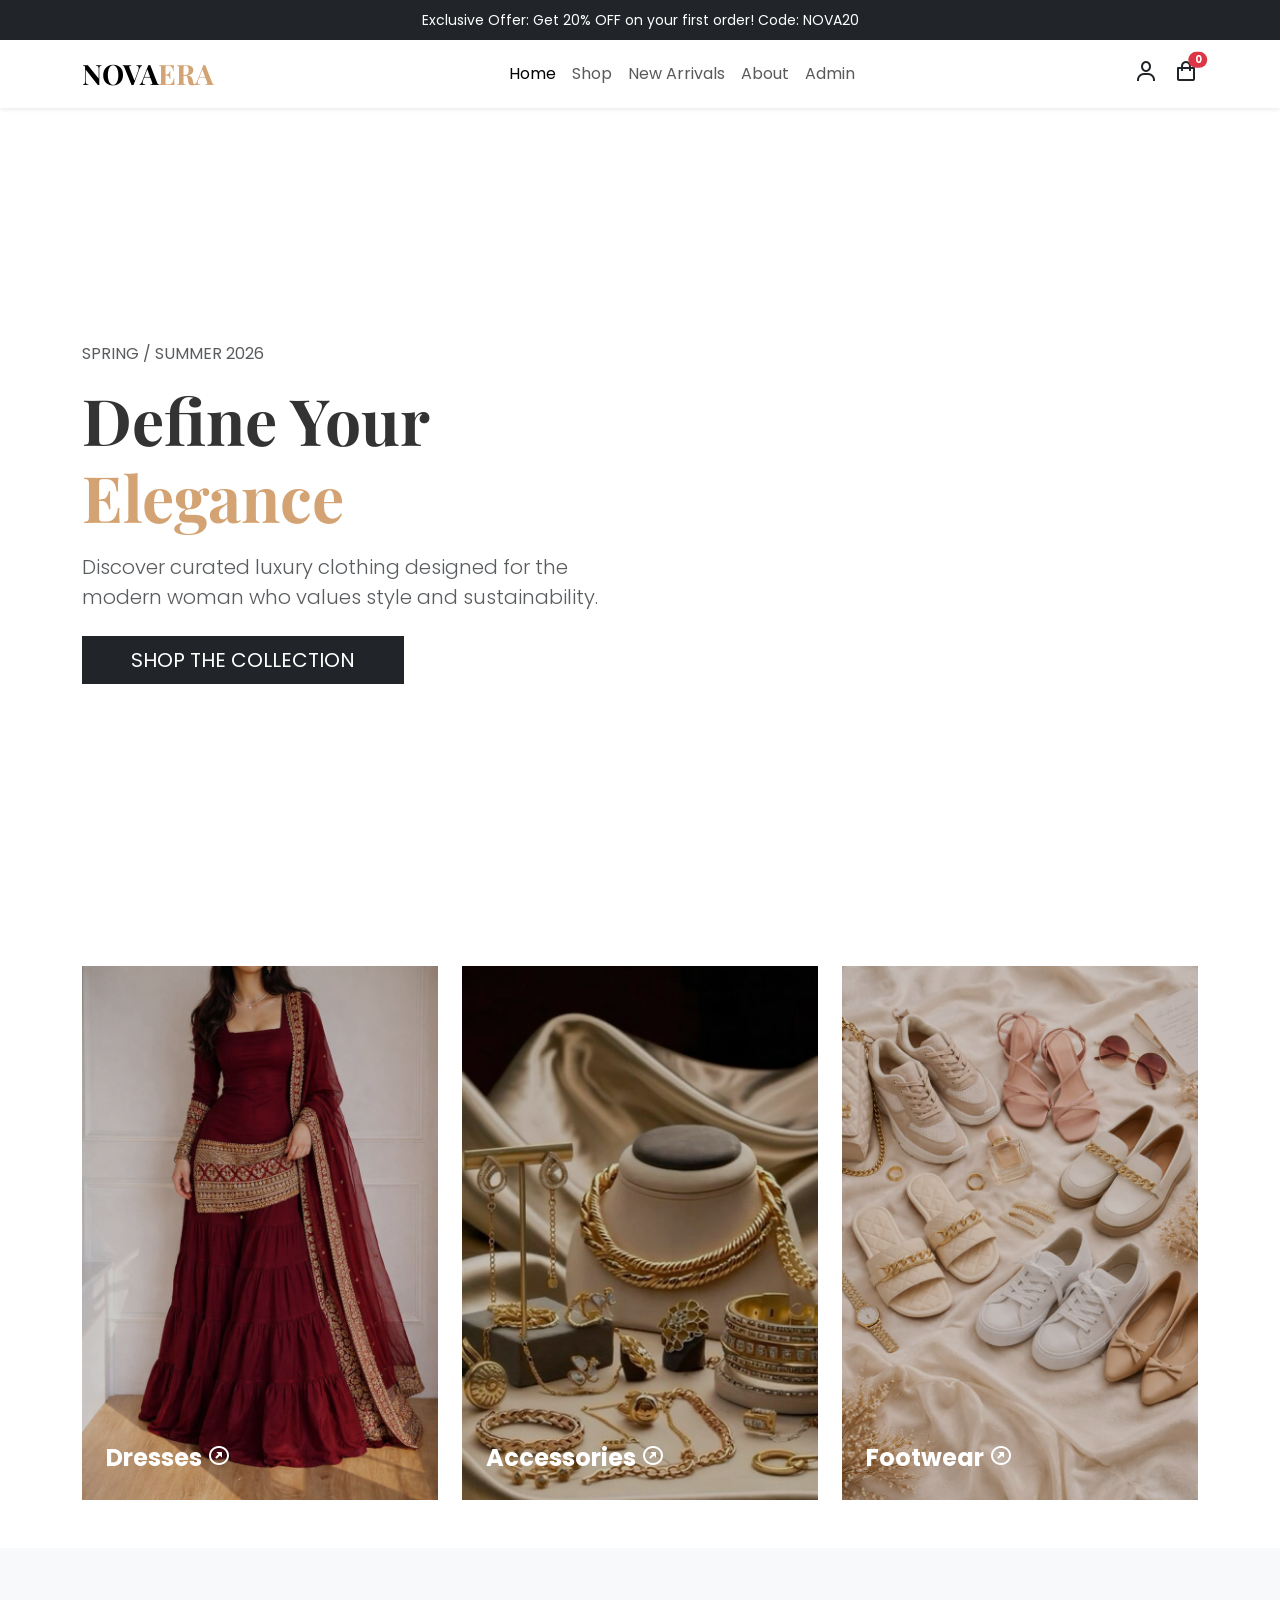
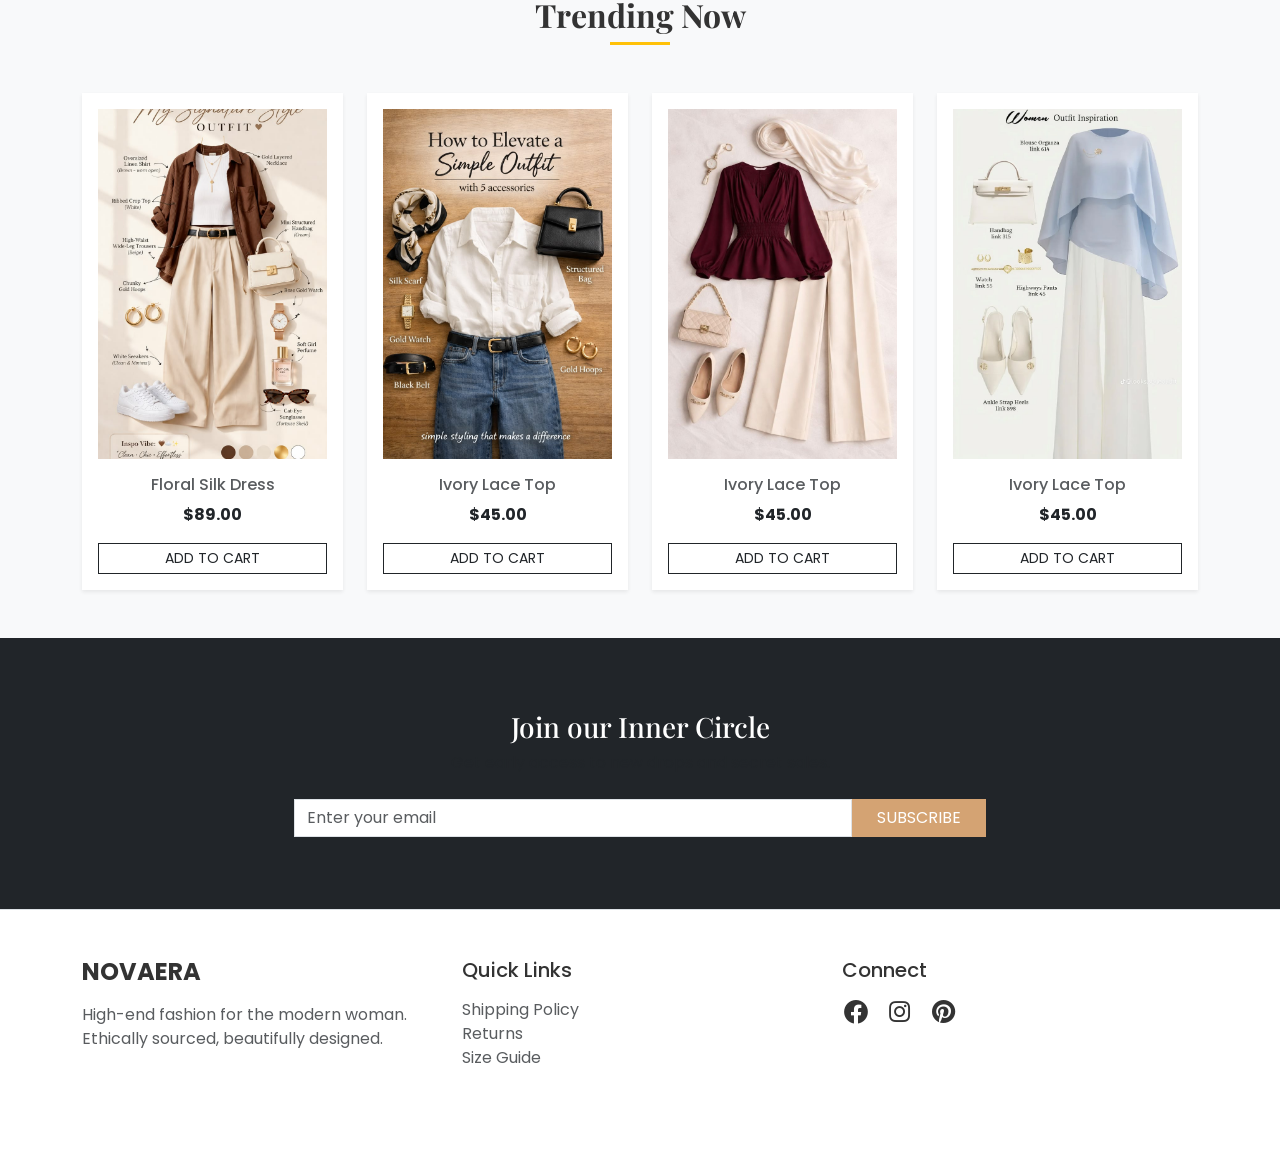
<file: index.html>
<?php session_start(); ?>
<!DOCTYPE html>
<html lang="en">
<head>
    <meta charset="UTF-8">
    <meta name="viewport" content="width=device-width, initial-scale=1.0">
    <title>Nova-Era | Women's Fashion</title>
    <link href="https://cdn.jsdelivr.net/npm/bootstrap@5.3.0/dist/css/bootstrap.min.css" rel="stylesheet">
    <link href="https://unpkg.com/boxicons@2.1.4/css/boxicons.min.css" rel="stylesheet">
    <link rel="stylesheet" href="style.css">
</head>
<body>

    <div class="top-bar py-2 text-center text-white bg-dark">
        <small>Exclusive Offer: Get 20% OFF on your first order! Code: NOVA20</small>
    </div>

    <nav class="navbar navbar-expand-lg navbar-light bg-white sticky-top shadow-sm">
        <div class="container">
            <a class="navbar-brand fw-bold fs-3" href="#">NOVA<span style="color: #d4a373;">ERA</span></a>
            <button class="navbar-toggler" type="button" data-bs-toggle="collapse" data-bs-target="#navbarNav">
                <span class="navbar-toggler-icon"></span>
            </button>
            <div class="collapse navbar-collapse" id="navbarNav">
                <ul class="navbar-nav mx-auto">
                    <li class="nav-item"><a class="nav-link active" href="#">Home</a></li>
                    <li class="nav-item"><a class="nav-link" href="shop.html">Shop</a></li>
                    <li class="nav-item"><a class="nav-link" href="#collection">New Arrivals</a></li>
                    <li class="nav-item"><a class="nav-link" href="contact.html">About</a></li>
                    <li class="nav-item"><a class="nav-link" href="dashboard.html">Admin</a></li>
                </ul>

                

                <div class="nav-icons d-flex gap-3">
                    <a href="signin.html" class="text-dark"><i class='bx bx-user fs-4'></i></a>
                    <a href="#" class="text-dark position-relative"><i class='bx bx-shopping-bag fs-4'></i>
                        <span class="position-absolute top-0 start-100 translate-middle badge rounded-pill bg-danger" style="font-size: 0.6rem;">0</span>
                    </a>
                </div>
            </div>
        </div>
    </nav>

        <div id="trackResult" class="mt-4" style="display: none;"></div>
    </div>
</div>
    <header class="hero-section d-flex align-items-center">
        <div class="container">
            <div class="row">
                <div class="col-lg-6 hero-text">
                    <span class="text-uppercase tracking-widest text-muted">Spring / Summer 2026</span>
                    <h1 class="display-3 fw-bold my-3">Define Your <br><span style="color: #d4a373;">Elegance</span></h1>
                    <p class="lead text-muted mb-4">Discover curated luxury clothing designed for the modern woman who values style and sustainability.</p>
                    <a href="#shop" class="btn btn-dark btn-lg px-5 rounded-0">SHOP THE COLLECTION</a>
                </div>
            </div>
        </div>
    </header>

    <section id="collection" class="py-5">
        <div class="container">
            <div class="row g-4">
                <div class="col-md-4">
                    <div class="category-card position-relative overflow-hidden">
                        <img src="maroon dress 🎀🫰.jpg" class="img-fluid w-100" alt="Dresses">
                        <div class="category-overlay d-flex align-items-end p-4">
                            <a href="#" class="text-white text-decoration-none fs-4 fw-bold">Dresses <i class='bx bx-right-top-arrow-circle'></i></a>
                        </div>
                    </div>
                </div>
                <div class="col-md-4">
                    <div class="category-card position-relative overflow-hidden">
                        <img src="download.jpg" class="img-fluid w-100" alt="Accessories">
                        <div class="category-overlay d-flex align-items-end p-4">
                            <a href="#" class="text-white text-decoration-none fs-4 fw-bold">Accessories <i class='bx bx-right-top-arrow-circle'></i></a>
                        </div>
                    </div>
                </div>
                <div class="col-md-4">
                    <div class="category-card position-relative overflow-hidden">
                        <img src="Pinterest Inspired Aesthetic Footwear 👠.jpg" class="img-fluid w-100" alt="Shoes">
                        <div class="category-overlay d-flex align-items-end p-4">
                            <a href="#" class="text-white text-decoration-none fs-4 fw-bold">Footwear <i class='bx bx-right-top-arrow-circle'></i></a>
                        </div>
                    </div>
                </div>
            </div>
        </div>
    </section>

    <section id="shop" class="py-5 bg-light">
        <div class="container">
            <div class="text-center mb-5">
                <h2 class="fw-bold">Trending Now</h2>
                <div class="mx-auto bg-warning" style="height: 3px; width: 60px;"></div>
            </div>
            <div class="row g-4">
                <div class="col-lg-3 col-md-6">
                    <div class="product-card bg-white p-3 shadow-sm text-center">
                        <div class="img-holder overflow-hidden mb-3">
                            <img src="✨ My Signature Style – Clean Girl Aesthetic ✨.jpg" class="img-fluid" alt="Dress">
                        </div>
                        <h6 class="text-muted">Floral Silk Dress</h6>
                        <p class="fw-bold text-dark">$89.00</p>
                        <button class="btn btn-outline-dark btn-sm rounded-0 w-100">ADD TO CART</button>
                    </div>
                </div>
                <div class="col-lg-3 col-md-6">
                    <div class="product-card bg-white p-3 shadow-sm text-center">
                        <div class="img-holder overflow-hidden mb-3">
                            <img src="5 Accessories That Instantly Elevate Any Outfit (Simple Styling Guide).jpg" class="img-fluid" alt="Top">
                        </div>
                        <h6 class="text-muted">Ivory Lace Top</h6>
                        <p class="fw-bold text-dark">$45.00</p>
                        <button class="btn btn-outline-dark btn-sm rounded-0 w-100">ADD TO CART</button>
                    </div>
                </div>
                                <div class="col-lg-3 col-md-6">
                    <div class="product-card bg-white p-3 shadow-sm text-center">
                        <div class="img-holder overflow-hidden mb-3">
                            <img src="beautiful  casual  outfits.jpg" class="img-fluid" alt="Top">
                        </div>
                        <h6 class="text-muted">Ivory Lace Top</h6>
                        <p class="fw-bold text-dark">$45.00</p>
                        <button class="btn btn-outline-dark btn-sm rounded-0 w-100">ADD TO CART</button>
                    </div>
                </div>
                                <div class="col-lg-3 col-md-6">
                    <div class="product-card bg-white p-3 shadow-sm text-center">
                        <div class="img-holder overflow-hidden mb-3">
                            <img src="Casual Outfit.jpg" class="img-fluid" alt="Top">
                        </div>
                        <h6 class="text-muted">Ivory Lace Top</h6>
                        <p class="fw-bold text-dark">$45.00</p>
                        <button class="btn btn-outline-dark btn-sm rounded-0 w-100">ADD TO CART</button>
                    </div>
                </div>
                
                </div>
        </div>
    </section>

    <section class="py-5 bg-dark text-white text-center">
        <div class="container py-4">
            <h3>Join our Inner Circle</h3>
            <p class="text-muted">Get early access to new drops and secret sales.</p>
            <form class="d-flex justify-content-center mt-4">
                <input type="email" class="form-control w-50 rounded-0" placeholder="Enter your email">
                <button class="btn btn-warning rounded-0 px-4">SUBSCRIBE</button>
            </form>
        </div>
    </section>

    <footer class="py-5 border-top bg-white">
        <div class="container">
            <div class="row">
                <div class="col-md-4 mb-4">
                    <h4 class="fw-bold">NOVAERA</h4>
                    <p class="text-muted mt-3">High-end fashion for the modern woman. Ethically sourced, beautifully designed.</p>
                </div>
                <div class="col-md-4 mb-4">
                    <h5>Quick Links</h5>
                    <ul class="list-unstyled mt-3">
                        <li><a href="#" class="text-decoration-none text-muted">Shipping Policy</a></li>
                        <li><a href="#" class="text-decoration-none text-muted">Returns</a></li>
                        <li><a href="#" class="text-decoration-none text-muted">Size Guide</a></li>
                    </ul>
                </div>
                <div class="col-md-4">
                    <h5>Connect</h5>
                    <div class="fs-3 d-flex gap-3 mt-3">
                        <i class='bx bxl-facebook-circle'></i>
                        <i class='bx bxl-instagram'></i>
                        <i class='bx bxl-pinterest'></i>
                    </div>
                </div>
            </div>
        </div>
    </footer>

    <script src="https://cdn.jsdelivr.net/npm/bootstrap@5.3.0/dist/js/bootstrap.bundle.min.js"></script>
     <script src="main.js"></script>
</body>
</html>
</file>
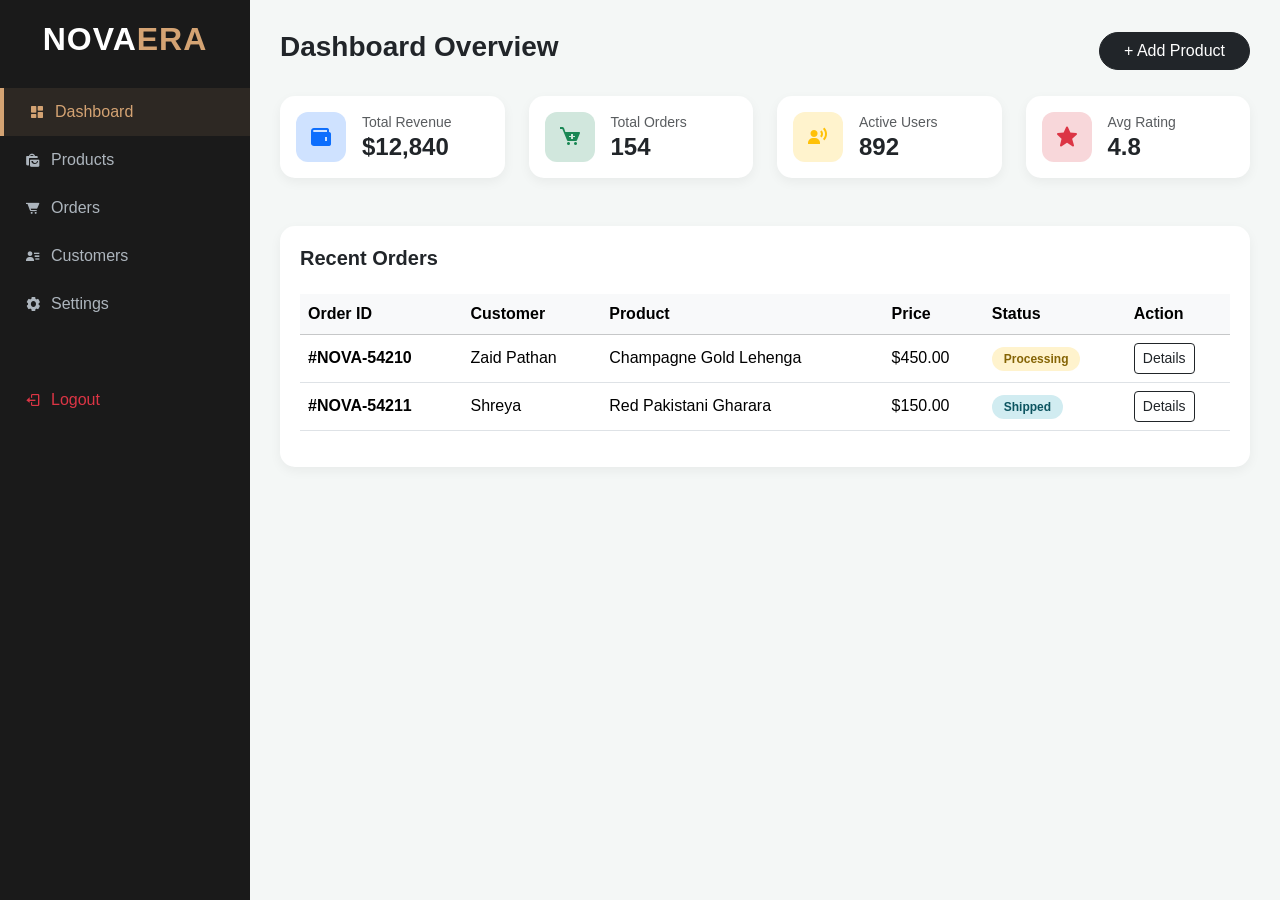
<file: admin.html>
<!DOCTYPE html>
<html lang="en">
<head>
    <meta charset="UTF-8">
    <meta name="viewport" content="width=device-width, initial-scale=1.0">
    <title>Admin Panel | NovaEra</title>
    <link href="https://cdn.jsdelivr.net/npm/bootstrap@5.3.0/dist/css/bootstrap.min.css" rel="stylesheet">
    <link href="https://unpkg.com/boxicons@2.1.4/css/boxicons.min.css" rel="stylesheet">
    <style>
        :root { --primary-color: #d4a373; --dark-bg: #1a1a1a; }
        body { background-color: #f4f7f6; font-family: 'Inter', sans-serif; }
        
        /* Sidebar Styles */
        .sidebar { width: 250px; height: 100vh; background: var(--dark-bg); position: fixed; color: white; padding-top: 20px; }
        .sidebar h2 { text-align: center; font-weight: 800; margin-bottom: 30px; letter-spacing: 1px; }
        .sidebar h2 span { color: var(--primary-color); }
        .nav-link { color: #adb5bd; padding: 12px 25px; display: flex; align-items: center; gap: 10px; transition: 0.3s; }
        .nav-link:hover, .nav-link.active { background: rgba(212, 163, 115, 0.1); color: var(--primary-color); border-left: 4px solid var(--primary-color); }
        
        /* Main Content */
        .main-content { margin-left: 250px; padding: 30px; }
        .stat-card { background: white; border: none; border-radius: 15px; transition: 0.3s; box-shadow: 0 4px 12px rgba(0,0,0,0.05); }
        .stat-card:hover { transform: translateY(-5px); }
        .icon-box { width: 50px; height: 50px; border-radius: 12px; display: flex; align-items: center; justify-content: center; font-size: 24px; }
        
        .table-card { background: white; border-radius: 15px; padding: 20px; box-shadow: 0 4px 12px rgba(0,0,0,0.05); }
        .status-badge { padding: 5px 12px; border-radius: 20px; font-size: 12px; font-weight: 600; }
        .status-pending { background: #fff3cd; color: #856404; }
        .status-shipped { background: #d1ecf1; color: #0c5460; }
    </style>
</head>
<body>

<div class="sidebar">
    <h2>NOVA<span>ERA</span></h2>
    <nav class="nav flex-column">
        <a class="nav-link active" href="#"><i class='bx bxs-dashboard'></i> Dashboard</a>
        <a class="nav-link" href="#"><i class='bx bxs-shopping-bags'></i> Products</a>
        <a class="nav-link" href="#"><i class='bx bxs-cart-alt'></i> Orders</a>
        <a class="nav-link" href="#"><i class='bx bxs-user-detail'></i> Customers</a>
        <a class="nav-link" href="#"><i class='bx bxs-cog'></i> Settings</a>
        <a class="nav-link mt-5 text-danger" href="index.html"><i class='bx bx-log-out'></i> Logout</a>
    </nav>
</div>

<div class="main-content">
    <div class="d-flex justify-content-between align-items-center mb-4">
        <h3 class="fw-bold">Dashboard Overview</h3>
        <button class="btn btn-dark rounded-pill px-4" data-bs-toggle="modal" data-bs-target="#addProductModal">+ Add Product</button>
    </div>

    <div class="row g-4 mb-5">
        <div class="col-md-3">
            <div class="card stat-card p-3">
                <div class="d-flex align-items-center">
                    <div class="icon-box bg-primary-subtle text-primary"><i class='bx bxs-wallet'></i></div>
                    <div class="ms-3">
                        <p class="text-muted mb-0 small">Total Revenue</p>
                        <h4 class="fw-bold mb-0">$12,840</h4>
                    </div>
                </div>
            </div>
        </div>
        <div class="col-md-3">
            <div class="card stat-card p-3">
                <div class="d-flex align-items-center">
                    <div class="icon-box bg-success-subtle text-success"><i class='bx bxs-cart-add'></i></div>
                    <div class="ms-3">
                        <p class="text-muted mb-0 small">Total Orders</p>
                        <h4 class="fw-bold mb-0">154</h4>
                    </div>
                </div>
            </div>
        </div>
        <div class="col-md-3">
            <div class="card stat-card p-3">
                <div class="d-flex align-items-center">
                    <div class="icon-box bg-warning-subtle text-warning"><i class='bx bxs-user-voice'></i></div>
                    <div class="ms-3">
                        <p class="text-muted mb-0 small">Active Users</p>
                        <h4 class="fw-bold mb-0">892</h4>
                    </div>
                </div>
            </div>
        </div>
        <div class="col-md-3">
            <div class="card stat-card p-3">
                <div class="d-flex align-items-center">
                    <div class="icon-box bg-danger-subtle text-danger"><i class='bx bxs-star'></i></div>
                    <div class="ms-3">
                        <p class="text-muted mb-0 small">Avg Rating</p>
                        <h4 class="fw-bold mb-0">4.8</h4>
                    </div>
                </div>
            </div>
        </div>
    </div>

    <div class="table-card">
        <h5 class="fw-bold mb-4">Recent Orders</h5>
        <div class="table-responsive">
            <table class="table table-hover align-middle">
                <thead class="table-light">
                    <tr>
                        <th>Order ID</th>
                        <th>Customer</th>
                        <th>Product</th>
                        <th>Price</th>
                        <th>Status</th>
                        <th>Action</th>
                    </tr>
                </thead>
                <tbody id="adminOrderList">
                    <tr>
                        <td class="fw-bold">#NOVA-54210</td>
                        <td>Zaid Pathan</td>
                        <td>Champagne Gold Lehenga</td>
                        <td>$450.00</td>
                        <td><span class="status-badge status-pending">Processing</span></td>
                        <td><button class="btn btn-sm btn-outline-dark">Details</button></td>
                    </tr>
                    <tr>
                        <td class="fw-bold">#NOVA-54211</td>
                        <td>Shreya</td>
                        <td>Red Pakistani Gharara</td>
                        <td>$150.00</td>
                        <td><span class="status-badge status-shipped">Shipped</span></td>
                        <td><button class="btn btn-sm btn-outline-dark">Details</button></td>
                    </tr>
                </tbody>
            </table>
        </div>
    </div>
</div>

<div class="modal fade" id="addProductModal" tabindex="-1" aria-hidden="true">
    <div class="modal-dialog">
        <div class="modal-content">
            <div class="modal-header">
                <h5 class="modal-title">Add New Product</h5>
                <button type="button" class="btn-close" data-bs-dismiss="modal"></button>
            </div>
            <div class="modal-body">
                <form>
                    <div class="mb-3">
                        <label class="form-label">Product Name</label>
                        <input type="text" class="form-control" placeholder="e.g. Floral Summer Dress">
                    </div>
                    <div class="row mb-3">
                        <div class="col">
                            <label class="form-label">Price ($)</label>
                            <input type="number" class="form-control">
                        </div>
                        <div class="col">
                            <label class="form-label">Category</label>
                            <select class="form-select">
                                <option>Clothing</option>
                                <option>Jewellery</option>
                                <option>Footwear</option>
                            </select>
                        </div>
                    </div>
                    <div class="mb-3">
                        <label class="form-label">Product Image URL</label>
                        <input type="text" class="form-control" placeholder="Paste image link here">
                    </div>
                    <button type="submit" class="btn btn-dark w-100">Upload to Shop</button>
                </form>
            </div>
        </div>
    </div>
</div>

<script src="https://cdn.jsdelivr.net/npm/bootstrap@5.3.0/dist/js/bootstrap.bundle.min.js"></script>
</body>
</html>
</file>
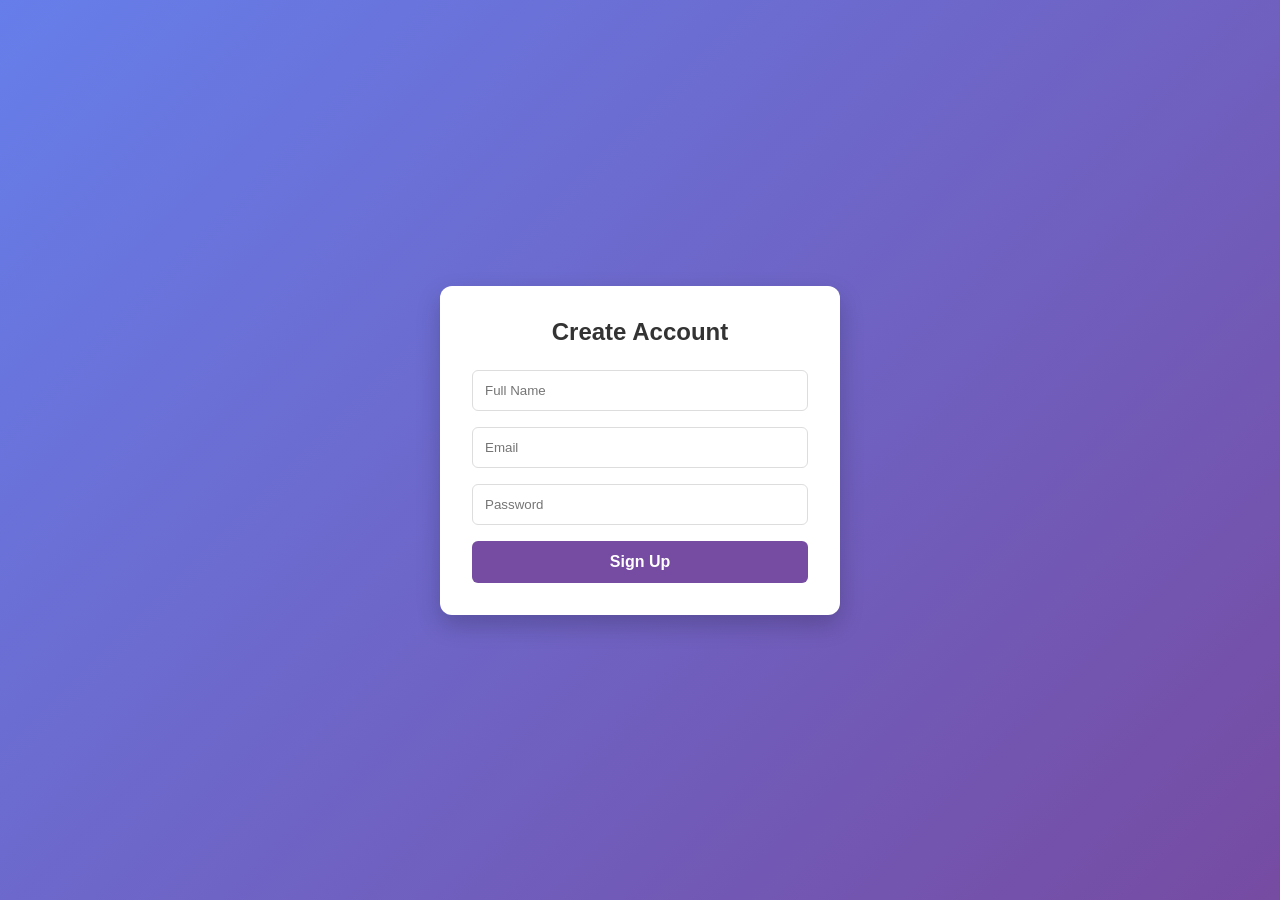
<file: dashboard.html>
<!DOCTYPE html>
<html lang="en">
<head>
    <meta charset="UTF-8">
    <meta name="viewport" content="width=device-width, initial-scale=1.0">
    <title>Sign Up | NOVAERA</title>
    <style>
        /* Basic Reset */
        * {
            margin: 0;
            padding: 0;
            box-sizing: border-box;
            font-family: 'Segoe UI', Tahoma, Geneva, Verdana, sans-serif;
        }

        body {
            background: linear-gradient(135deg, #667eea 0%, #764ba2 100%);
            height: 100vh;
            display: flex;
            justify-content: center;
            align-items: center;
        }

        .signup-container {
            background: white;
            padding: 2rem;
            border-radius: 12px;
            box-shadow: 0 10px 25px rgba(0,0,0,0.2);
            width: 100%;
            max-width: 400px;
            text-align: center;
        }

        h2 {
            margin-bottom: 1.5rem;
            color: #333;
        }

        input {
            width: 100%;
            padding: 12px;
            margin-bottom: 1rem;
            border: 1px solid #ddd;
            border-radius: 6px;
            outline: none;
            transition: border-color 0.3s;
        }

        input:focus {
            border-color: #764ba2;
        }

        button {
            width: 100%;
            padding: 12px;
            background-color: #764ba2;
            color: white;
            border: none;
            border-radius: 6px;
            font-size: 16px;
            font-weight: bold;
            cursor: pointer;
            transition: background 0.3s;
        }

        button:hover {
            background-color: #5a3785;
        }
    </style>
</head>
<body>

<div class="signup-container">
    <h2>Create Account</h2>
    
    <form id="signupForm">
        <input type="text" placeholder="Full Name" required>
        <input type="email" placeholder="Email" required>
        <input type="password" placeholder="Password" required>
        <button type="submit">Sign Up</button>
    </form>
</div>

<script>
    // Form submit hone par function chalega
    document.getElementById('signupForm').addEventListener('submit', function(e) {
        e.preventDefault(); // Default submit ko rokne ke liye
        
        // Yaha tum success message dikha sakte ho
        alert("Account Created Successfully! Redirecting...");

        // Naye page par bhejne ke liye (example: welcome.html)
        window.location.href = "admin.html"; 
    });
</script>

</body>
</html>
</file>
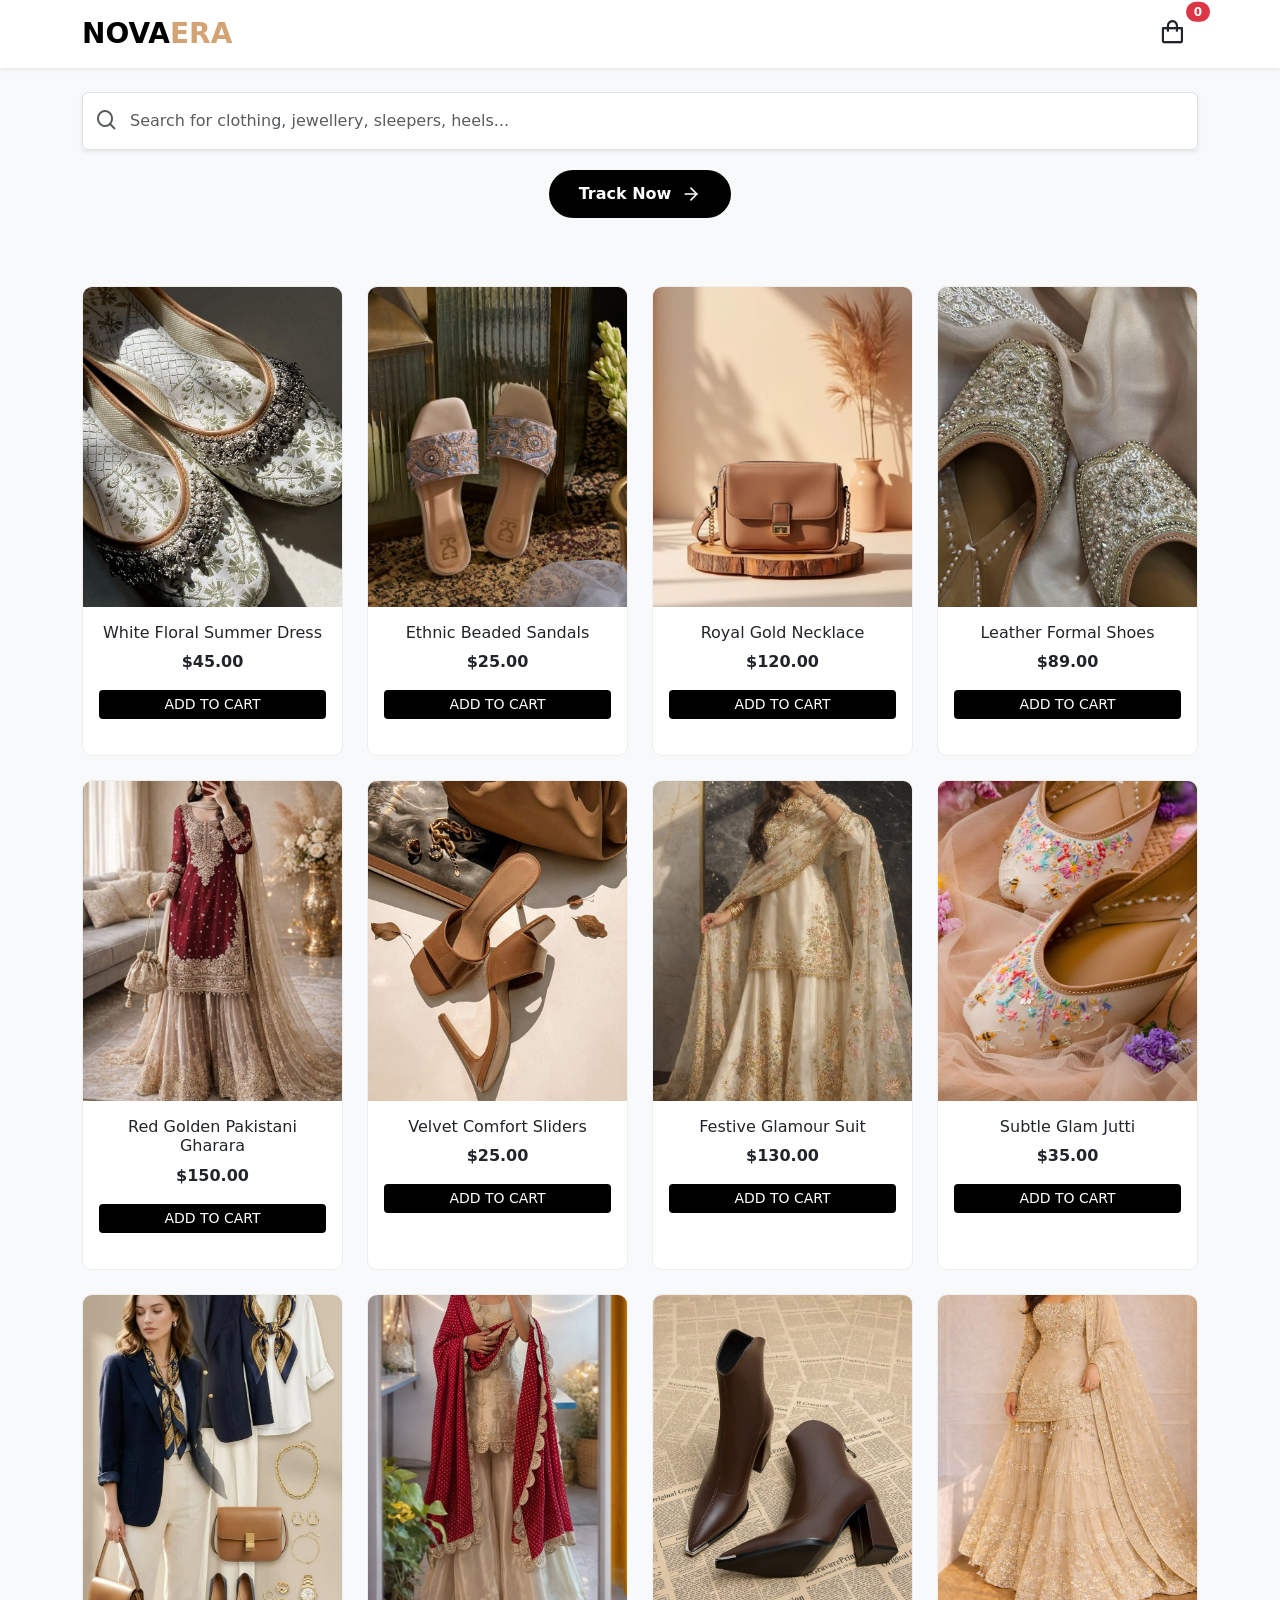
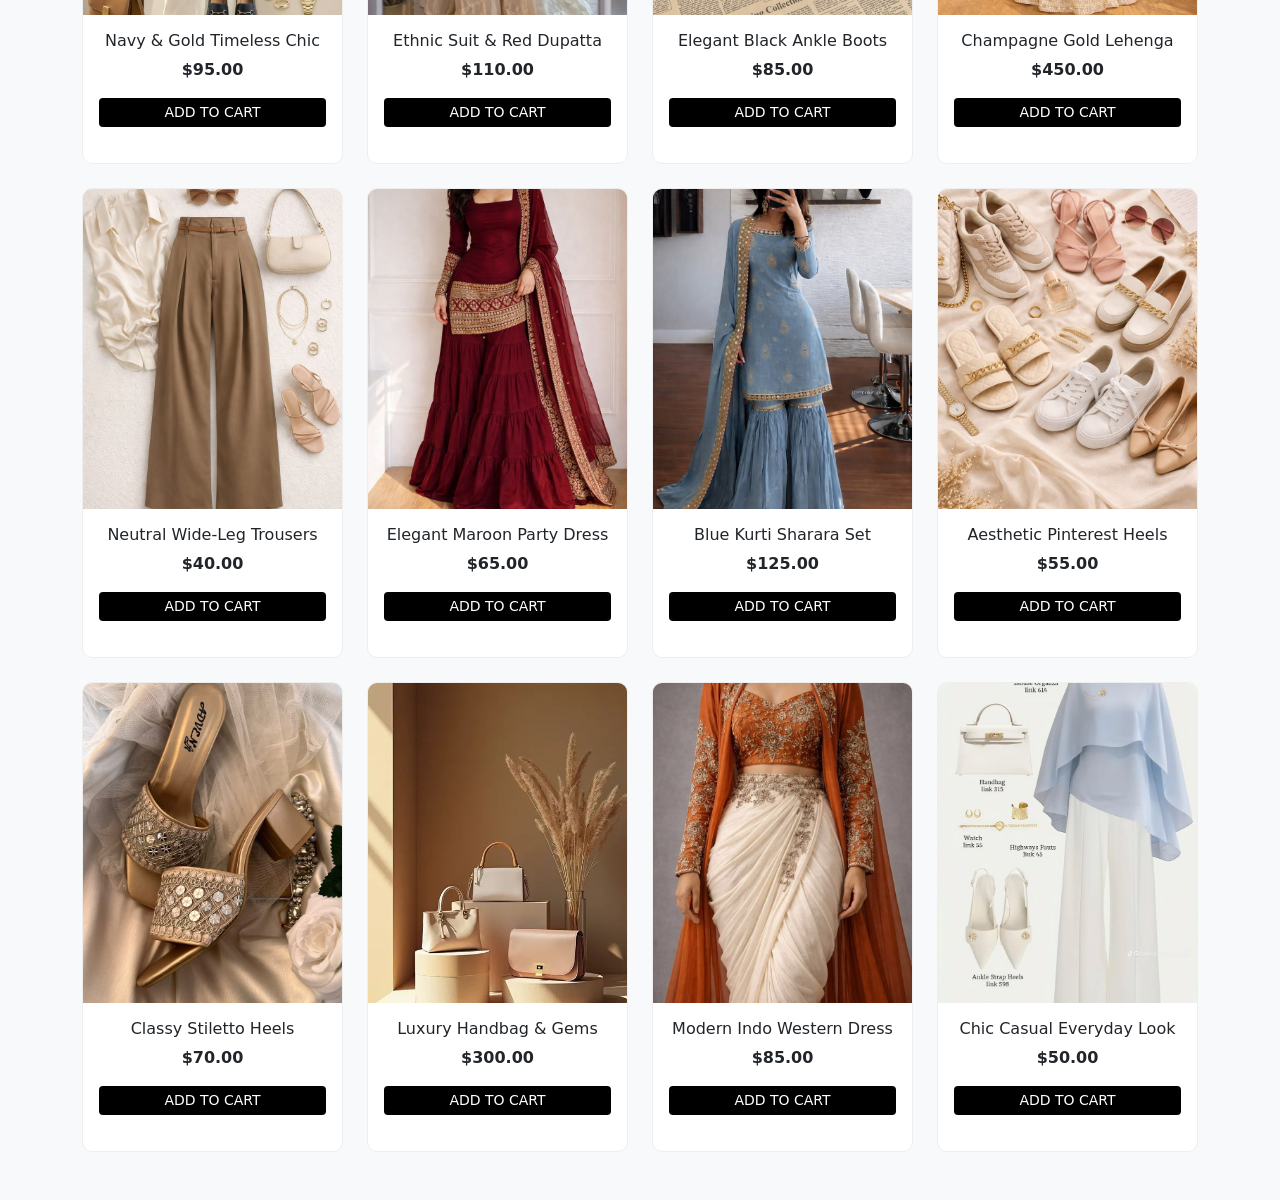
<file: shop.html>
<!DOCTYPE html>
<html lang="en">
<head>
    <meta charset="UTF-8">
    <meta name="viewport" content="width=device-width, initial-scale=1.0">
    <title>Shop | NovaEra Fashion</title>
    <link href="https://cdn.jsdelivr.net/npm/bootstrap@5.3.0/dist/css/bootstrap.min.css" rel="stylesheet">
    <link href="https://unpkg.com/boxicons@2.1.4/css/boxicons.min.css" rel="stylesheet">
    <style>
        /* Existing Styles */
        .product-card { transition: 0.3s; border: 1px solid #eee; margin-bottom: 20px; border-radius: 10px; overflow: hidden; height: 100%; }
        .product-card:hover { transform: translateY(-5px); box-shadow: 0 10px 20px rgba(0,0,0,0.1); }
        .img-container { height: 320px; overflow: hidden; background: #f9f9f9; }
        .img-container img { object-fit: cover; height: 100%; width: 100%; transition: 0.5s; }
        .product-card:hover img { transform: scale(1.08); }
        #cart-sidebar { position: fixed; right: -400px; top: 0; width: 350px; height: 100%; background: white; box-shadow: -2px 0 15px rgba(0,0,0,0.2); z-index: 1050; transition: 0.4s; padding: 20px; overflow-y: auto; }
        #cart-sidebar.active { right: 0; }
        .cart-item { display: flex; justify-content: space-between; align-items: center; border-bottom: 1px solid #eee; padding: 10px 0; }
        .navbar-brand span { color: #d4a373; }
        .btn-add { background: #000; color: #fff; border: none; }
        .btn-add:hover { background: #d4a373; color: #000; }

        /* New Tracking Header Style */
        .tracking-container { display: flex; justify-content: center; padding: 20px 0; background: #f8f9fa; }
        .track-btn { display: inline-flex; align-items: center; gap: 10px; padding: 12px 30px; background-color: #000; color: #fff; text-decoration: none; font-weight: 600; border-radius: 50px; border: none; transition: 0.3s; }
        .track-btn:hover { background-color: #333; transform: translateY(-2px); color: white; }

        /* Tracking Modal Animation */
        .step { display: flex; align-items: center; margin-bottom: 20px; opacity: 0.3; transition: 0.5s; }
        .step.active { opacity: 1; color: #198754; }
        .step-icon { width: 35px; height: 35px; background: #eee; border-radius: 50%; display: flex; align-items: center; justify-content: center; margin-right: 15px; }
        .step.active .step-icon { background: #198754; color: white; }
    </style>
</head>
<body class="bg-light">

<div class="modal fade" id="checkoutModal" tabindex="-1" aria-hidden="true">
    <div class="modal-dialog modal-dialog-centered">
        <div class="modal-content border-0 shadow-lg">
            <div class="modal-header bg-dark text-white">
                <h5 class="modal-title fw-bold">Customer Details</h5>
                <button type="button" class="btn-close btn-close-white" data-bs-dismiss="modal"></button>
            </div>
            <div class="modal-body p-4">
                <form id="orderForm">
                    <div class="mb-3">
                        <label class="form-label small fw-bold">Full Name</label>
                        <input type="text" id="custName" class="form-control" placeholder="Enter your name" required>
                    </div>
                    <div class="mb-3">
                        <label class="form-label small fw-bold">Phone Number</label>
                        <input type="tel" id="custPhone" class="form-control" placeholder="Enter phone number" required>
                    </div>
                    <div class="mb-3">
                        <label class="form-label small fw-bold">Delivery Address</label>
                        <textarea id="custAddress" class="form-control" rows="3" placeholder="Enter full address" required></textarea>
                    </div>
                    <div class="mb-3">
                        <label class="form-label small fw-bold">Payment Method</label>
                        <select id="custPayment" class="form-select" required>
                            <option value="" disabled selected>Select payment mode</option>
                            <option value="UPI">UPI / Net Banking</option>
                            <option value="Cash on Delivery">Cash on Delivery</option>
                        </select>
                    </div>
                    <div class="bg-light p-3 rounded mb-3">
                        <div class="d-flex justify-content-between">
                            <span>Order Total:</span>
                            <span class="fw-bold text-success">$<span id="modal-total">0</span></span>
                        </div>
                    </div>
                    <button type="submit" class="btn btn-warning w-100 fw-bold py-2 shadow-sm">CONFIRM & PAY</button>
                </form>
            </div>
        </div>
    </div>
</div>

<div class="modal fade" id="trackingModal" tabindex="-1" aria-hidden="true">
    <div class="modal-dialog modal-dialog-centered">
        <div class="modal-content border-0 shadow-lg">
            <div class="modal-body p-4">
                <div class="d-flex justify-content-between mb-4">
                    <h5 class="fw-bold">Live Tracking</h5>
                    <button type="button" class="btn-close" data-bs-dismiss="modal"></button>
                </div>
                <div id="trackingContent">
                    </div>
            </div>
        </div>
    </div>
</div>

    <nav class="navbar navbar-expand-lg navbar-light bg-white shadow-sm sticky-top">
        <div class="container">
            <a class="navbar-brand fw-bold fs-3" href="#">NOVA<span>ERA</span></a>
            <button class="btn btn-outline-dark position-relative border-0" onclick="toggleCart()">
                <i class='bx bx-shopping-bag fs-3'></i>
                <span id="cart-count" class="position-absolute top-0 start-100 translate-middle badge rounded-pill bg-danger">0</span>
            </button>
        </div>
    </nav>

    <div class="container mt-4">
        <div class="input-group shadow-sm">
            <span class="input-group-text bg-white border-end-0"><i class='bx bx-search fs-4 text-muted'></i></span>
            <input type="text" id="myInput" onkeyup="searchFunc()" class="form-control border-start-0 ps-0 p-3" placeholder="Search for clothing, jewellery, sleepers, heels...">
        </div>
    </div>

    <div class="tracking-container">
        <button onclick="openTracking()" class="track-btn">
            Track Now
            <svg xmlns="http://www.w3.org/2000/svg" width="20" height="20" viewBox="0 0 24 24" fill="none" stroke="currentColor" stroke-width="2" stroke-linecap="round" stroke-linejoin="round"><path d="M5 12h14"></path><path d="m12 5 7 7-7 7"></path></svg>
        </button>
    </div>

    <section class="py-5">
        <div class="container">
            <div class="row g-4" id="product-list">
                
                <div class="col-lg-3 col-md-6 product-item">
                    <div class="card product-card">
                        <div class="img-container"><img src="download (1).jpg" alt="Dress"></div>
                        <div class="card-body text-center">
                            <h5 class="product-name fs-6">White Floral Summer Dress</h5>
                            <p class="fw-bold">$45.00</p>
                            <button class="btn btn-add btn-sm w-100" onclick="addToCart('Floral Summer Dress', 45)">ADD TO CART</button>
                        </div>
                    </div>
                </div>

                <div class="col-lg-3 col-md-6 product-item">
                    <div class="card product-card">
                        <div class="img-container"><img src="Just Bead It _ Sandals.jpg" alt="Sandals"></div>
                        <div class="card-body text-center">
                            <h5 class="product-name fs-6">Ethnic Beaded Sandals</h5>
                            <p class="fw-bold">$25.00</p>
                            <button class="btn btn-add btn-sm w-100" onclick="addToCart('Beaded Sandals', 25)">ADD TO CART</button>
                        </div>
                    </div>
                </div>

                <div class="col-lg-3 col-md-6 product-item">
                    <div class="card product-card">
                        <div class="img-container"><img src="download (3).jpg" alt="Necklace"></div>
                        <div class="card-body text-center">
                            <h5 class="product-name fs-6">Royal Gold Necklace</h5>
                            <p class="fw-bold">$120.00</p>
                            <button class="btn btn-add btn-sm w-100" onclick="addToCart('Gold Necklace', 120)">ADD TO CART</button>
                        </div>
                    </div>
                </div>

                <div class="col-lg-3 col-md-6 product-item">
                    <div class="card product-card">
                        <div class="img-container"><img src="download (5).jpg" alt="Shoes"></div>
                        <div class="card-body text-center">
                            <h5 class="product-name fs-6">Leather Formal Shoes</h5>
                            <p class="fw-bold">$89.00</p>
                            <button class="btn btn-add btn-sm w-100" onclick="addToCart('Formal Shoes', 89)">ADD TO CART</button>
                        </div>
                    </div>
                </div>

                <div class="col-lg-3 col-md-6 product-item">
                    <div class="card product-card">
                        <div class="img-container"><img src="trending red and golden pakistani gharara.jpg" alt="Gharara"></div>
                        <div class="card-body text-center">
                            <h5 class="product-name fs-6">Red Golden Pakistani Gharara</h5>
                            <p class="fw-bold">$150.00</p>
                            <button class="btn btn-add btn-sm w-100" onclick="addToCart('Pakistani Gharara', 150)">ADD TO CART</button>
                        </div>
                    </div>
                </div>

                <div class="col-lg-3 col-md-6 product-item">
                    <div class="card product-card">
                        <div class="img-container"><img src="download (2).jpg" alt="Sleeper"></div>
                        <div class="card-body text-center">
                            <h5 class="product-name fs-6">Velvet Comfort Sliders</h5>
                            <p class="fw-bold">$25.00</p>
                            <button class="btn btn-add btn-sm w-100" onclick="addToCart('Velvet Sliders', 25)">ADD TO CART</button>
                        </div>
                    </div>
                </div>

                <div class="col-lg-3 col-md-6 product-item">
                    <div class="card product-card">
                        <div class="img-container"><img src="festive glamour in this stunner 🌸.jpg" alt="Festive"></div>
                        <div class="card-body text-center">
                            <h5 class="product-name fs-6">Festive Glamour Suit</h5>
                            <p class="fw-bold">$130.00</p>
                            <button class="btn btn-add btn-sm w-100" onclick="addToCart('Festive Suit', 130)">ADD TO CART</button>
                        </div>
                    </div>
                </div>

                <div class="col-lg-3 col-md-6 product-item">
                    <div class="card product-card">
                        <div class="img-container"><img src="This jutti best describes the 'subtle glam'.jpg" alt="Jutti"></div>
                        <div class="card-body text-center">
                            <h5 class="product-name fs-6">Subtle Glam Jutti</h5>
                            <p class="fw-bold">$35.00</p>
                            <button class="btn btn-add btn-sm w-100" onclick="addToCart('Subtle Jutti', 35)">ADD TO CART</button>
                        </div>
                    </div>
                </div>

                <div class="col-lg-3 col-md-6 product-item">
                    <div class="card product-card">
                        <div class="img-container"><img src="Navy & Gold Timeless Chic.jpg" alt="Navy Dress"></div>
                        <div class="card-body text-center">
                            <h5 class="product-name fs-6">Navy & Gold Timeless Chic</h5>
                            <p class="fw-bold">$95.00</p>
                            <button class="btn btn-add btn-sm w-100" onclick="addToCart('Navy Chic Set', 95)">ADD TO CART</button>
                        </div>
                    </div>
                </div>

                <div class="col-lg-3 col-md-6 product-item">
                    <div class="card product-card">
                        <div class="img-container"><img src="Elegant Ethnic Suit with Red Dupatta _ Traditional Indian Outfit _ Wedding & Festive Look.jpg" alt="Suit"></div>
                        <div class="card-body text-center">
                            <h5 class="product-name fs-6">Ethnic Suit & Red Dupatta</h5>
                            <p class="fw-bold">$110.00</p>
                            <button class="btn btn-add btn-sm w-100" onclick="addToCart('Red Dupatta Suit', 110)">ADD TO CART</button>
                        </div>
                    </div>
                </div>

                <div class="col-lg-3 col-md-6 product-item">
                    <div class="card product-card">
                        <div class="img-container"><img src="Match Jeans,2024 New Autumn Women Elegant Black Boots, Thick Heel Pointed Toe High Heel Boots, Fashionable Ankle Boots For Fall_Winter.jpg" alt="Boots"></div>
                        <div class="card-body text-center">
                            <h5 class="product-name fs-6">Elegant Black Ankle Boots</h5>
                            <p class="fw-bold">$85.00</p>
                            <button class="btn btn-add btn-sm w-100" onclick="addToCart('Black Ankle Boots', 85)">ADD TO CART</button>
                        </div>
                    </div>
                </div>

                <div class="col-lg-3 col-md-6 product-item">
                    <div class="card product-card">
                        <div class="img-container"><img src="Elegant Champagne Gold Lehenga ✨ Bridal & Wedding Guest Outfit Inspiration.jpg" alt="Lehenga"></div>
                        <div class="card-body text-center">
                            <h5 class="product-name fs-6">Champagne Gold Lehenga</h5>
                            <p class="fw-bold">$450.00</p>
                            <button class="btn btn-add btn-sm w-100" onclick="addToCart('Gold Lehenga', 450)">ADD TO CART</button>
                        </div>
                    </div>
                </div>

                <div class="col-lg-3 col-md-6 product-item">
                    <div class="card product-card">
                        <div class="img-container"><img src="Neutral Aesthetic Outfit Idea with Brown Wide-Leg Trousers.jpg" alt="Trousers"></div>
                        <div class="card-body text-center">
                            <h5 class="product-name fs-6">Neutral Wide-Leg Trousers</h5>
                            <p class="fw-bold">$40.00</p>
                            <button class="btn btn-add btn-sm w-100" onclick="addToCart('Neutral Trousers', 40)">ADD TO CART</button>
                        </div>
                    </div>
                </div>

                <div class="col-lg-3 col-md-6 product-item">
                    <div class="card product-card">
                        <div class="img-container"><img src="maroon dress 🎀🫰.jpg" alt="Maroon"></div>
                        <div class="card-body text-center">
                            <h5 class="product-name fs-6">Elegant Maroon Party Dress</h5>
                            <p class="fw-bold">$65.00</p>
                            <button class="btn btn-add btn-sm w-100" onclick="addToCart('Maroon Dress', 65)">ADD TO CART</button>
                        </div>
                    </div>
                </div>

                <div class="col-lg-3 col-md-6 product-item">
                    <div class="card product-card">
                        <div class="img-container"><img src="Elegant Blue Kurti Set with Sharara  Minimal Ethnic Outfit 2026.jpg" alt="Blue Set"></div>
                        <div class="card-body text-center">
                            <h5 class="product-name fs-6">Blue Kurti Sharara Set</h5>
                            <p class="fw-bold">$125.00</p>
                            <button class="btn btn-add btn-sm w-100" onclick="addToCart('Blue Sharara Set', 125)">ADD TO CART</button>
                        </div>
                    </div>
                </div>

                <div class="col-lg-3 col-md-6 product-item">
                    <div class="card product-card">
                        <div class="img-container"><img src="Pinterest Inspired Aesthetic Footwear 👠.jpg" alt="Heels"></div>
                        <div class="card-body text-center">
                            <h5 class="product-name fs-6">Aesthetic Pinterest Heels</h5>
                            <p class="fw-bold">$55.00</p>
                            <button class="btn btn-add btn-sm w-100" onclick="addToCart('Aesthetic Heels', 55)">ADD TO CART</button>
                        </div>
                    </div>
                </div>

                <div class="col-lg-3 col-md-6 product-item">
                    <div class="card product-card">
                        <div class="img-container"><img src="Heels.jpg" alt="Heels"></div>
                        <div class="card-body text-center">
                            <h5 class="product-name fs-6">Classy Stiletto Heels</h5>
                            <p class="fw-bold">$70.00</p>
                            <button class="btn btn-add btn-sm w-100" onclick="addToCart('Classy Heels', 70)">ADD TO CART</button>
                        </div>
                    </div>
                </div>

                <div class="col-lg-3 col-md-6 product-item">
                    <div class="card product-card">
                        <div class="img-container"><img src="Luxury Handbags & Jewellery for Women _ USA UK Canada Trending Style.jpg" alt="Luxury"></div>
                        <div class="card-body text-center">
                            <h5 class="product-name fs-6">Luxury Handbag & Gems</h5>
                            <p class="fw-bold">$300.00</p>
                            <button class="btn btn-add btn-sm w-100" onclick="addToCart('Luxury Combo', 300)">ADD TO CART</button>
                        </div>
                    </div>
                </div>

                <div class="col-lg-3 col-md-6 product-item">
                    <div class="card product-card">
                        <div class="img-container"><img src="love this indo western dress.jpg" alt="Indo Western"></div>
                        <div class="card-body text-center">
                            <h5 class="product-name fs-6">Modern Indo Western Dress</h5>
                            <p class="fw-bold">$85.00</p>
                            <button class="btn btn-add btn-sm w-100" onclick="addToCart('Indo Western', 85)">ADD TO CART</button>
                        </div>
                    </div>
                </div>

                <div class="col-lg-3 col-md-6 product-item">
                    <div class="card product-card">
                        <div class="img-container"><img src="Casual Outfit.jpg" alt="Casual"></div>
                        <div class="card-body text-center">
                            <h5 class="product-name fs-6">Chic Casual Everyday Look</h5>
                            <p class="fw-bold">$50.00</p>
                            <button class="btn btn-add btn-sm w-100" onclick="addToCart('Casual Outfit', 50)">ADD TO CART</button>
                        </div>
                    </div>
                </div>

            </div>
        </div>
    </section>

    <div id="cart-sidebar" class="shadow">
        <div class="d-flex justify-content-between align-items-center mb-4">
            <h4 class="fw-bold">My Cart</h4>
            <button class="btn-close" onclick="toggleCart()"></button>
        </div>
        <div id="cart-items-container">
            <p class="text-muted text-center py-5">Your cart is empty.</p>
        </div>
        <hr>
        <div class="d-flex justify-content-between fw-bold fs-5 mb-3">
            <span>Total:</span>
            <span>$<span id="total-price">0</span></span>
        </div>
        <button class="btn btn-warning w-100 p-3 fw-bold rounded-pill" onclick="placeOrder()">PLACE ORDER</button>
    </div>

<script src="https://cdn.jsdelivr.net/npm/bootstrap@5.3.0/dist/js/bootstrap.bundle.min.js"></script>
<script>
    let cart = [];
    let lastOrder = null; // Memory based tracking (no localstorage)

    function addToCart(name, price) {
        cart.push({name, price});
        updateCartUI();
        toggleCart(true); 
    }

    function removeItem(index) {
        cart.splice(index, 1);
        updateCartUI();
    }

    function updateCartUI() {
        const container = document.getElementById('cart-items-container');
        const countLabel = document.getElementById('cart-count');
        const totalLabel = document.getElementById('total-price');
        countLabel.innerText = cart.length;
        
        if (cart.length === 0) {
            container.innerHTML = '<p class="text-muted text-center py-5">Your cart is empty.</p>';
            totalLabel.innerText = '0';
            return;
        }

        let total = 0;
        container.innerHTML = cart.map((item, index) => {
            total += item.price;
            return `
                <div class="cart-item">
                    <div><h6 class="mb-0 small fw-bold">${item.name}</h6><span class="text-muted">$${item.price}</span></div>
                    <button class="btn btn-sm btn-outline-danger border-0" onclick="removeItem(${index})"><i class='bx bx-trash'></i></button>
                </div>`;
        }).join('');
        totalLabel.innerText = total;
    }

    function toggleCart(forceOpen = false) {
        const sidebar = document.getElementById('cart-sidebar');
        if(forceOpen) sidebar.classList.add('active');
        else sidebar.classList.toggle('active');
    }

    function searchFunc() {
        let input = document.getElementById('myInput').value.toLowerCase();
        let items = document.getElementsByClassName('product-item');
        for (let i = 0; i < items.length; i++) {
            let name = items[i].querySelector('.product-name').innerText.toLowerCase();
            items[i].style.display = name.includes(input) ? "" : "none";
        }
    }

    // --- ORDER & TRACKING LOGIC ---

    function placeOrder() {
        if(cart.length === 0) {
            alert("Bhai, pehle kuch cart mein add toh karo!");
            return;
        }
        document.getElementById('modal-total').innerText = document.getElementById('total-price').innerText;
        toggleCart(false); 
        new bootstrap.Modal(document.getElementById('checkoutModal')).show();
    }

    document.getElementById('orderForm').addEventListener('submit', function(e) {
        e.preventDefault();
        
        // Tracking ID Generation
        const trackId = "NOVA-" + Math.floor(10000 + Math.random() * 90000);
        
        // Storing in memory
        lastOrder = {
            id: trackId,
            name: document.getElementById('custName').value,
            total: document.getElementById('total-price').innerText,
            statusStep: 1 // 1: Confirmed, 2: Packed, 3: Shipped, 4: Near You
        };

        alert(`Success! Order Placed.\nYour Tracking ID: ${trackId}\n\nAb 'Track Now' pe click karke check karein!`);
        
        cart = [];
        updateCartUI();
        bootstrap.Modal.getInstance(document.getElementById('checkoutModal')).hide();
    });

    function openTracking() {
        const trackingContent = document.getElementById('trackingContent');
        const modal = new bootstrap.Modal(document.getElementById('trackingModal'));

        if(!lastOrder) {
            trackingContent.innerHTML = `
                <div class="text-center py-4">
                    <i class='bx bx-package fs-1 text-muted'></i>
                    <p class="mt-3">Bhai, abhi tak koi order nahi kiya!</p>
                </div>`;
        } else {
            trackingContent.innerHTML = `
                <div class="mb-3 p-3 bg-light rounded">
                    <p class="mb-0 small text-muted">Tracking ID: <strong>${lastOrder.id}</strong></p>
                    <p class="mb-0 small text-muted">Customer: <strong>${lastOrder.name}</strong></p>
                </div>
                <div class="step active"><div class="step-icon"><i class='bx bx-check'></i></div> <div><strong>Order Confirmed</strong><br><small>We received your order</small></div></div>
                <div class="step" id="s2"><div class="step-icon"><i class='bx bx-package'></i></div> <div><strong>Packed</strong><br><small>Items are being packed</small></div></div>
                <div class="step" id="s3"><div class="step-icon"><i class='bx bx-cycling'></i></div> <div><strong>Out for Delivery</strong><br><small>Rider is on the way</small></div></div>
                <div class="step" id="s4"><div class="step-icon"><i class='bx bx-home-heart'></i></div> <div><strong>Delivered</strong><br><small>Package handed over</small></div></div>
            `;
            
            // Simulating real-time updates (Blinkit style)
            setTimeout(() => document.getElementById('s2').classList.add('active'), 2000);
            setTimeout(() => document.getElementById('s3').classList.add('active'), 5000);
        }
        modal.show();
    }
</script>
</body>
</html>
</file>
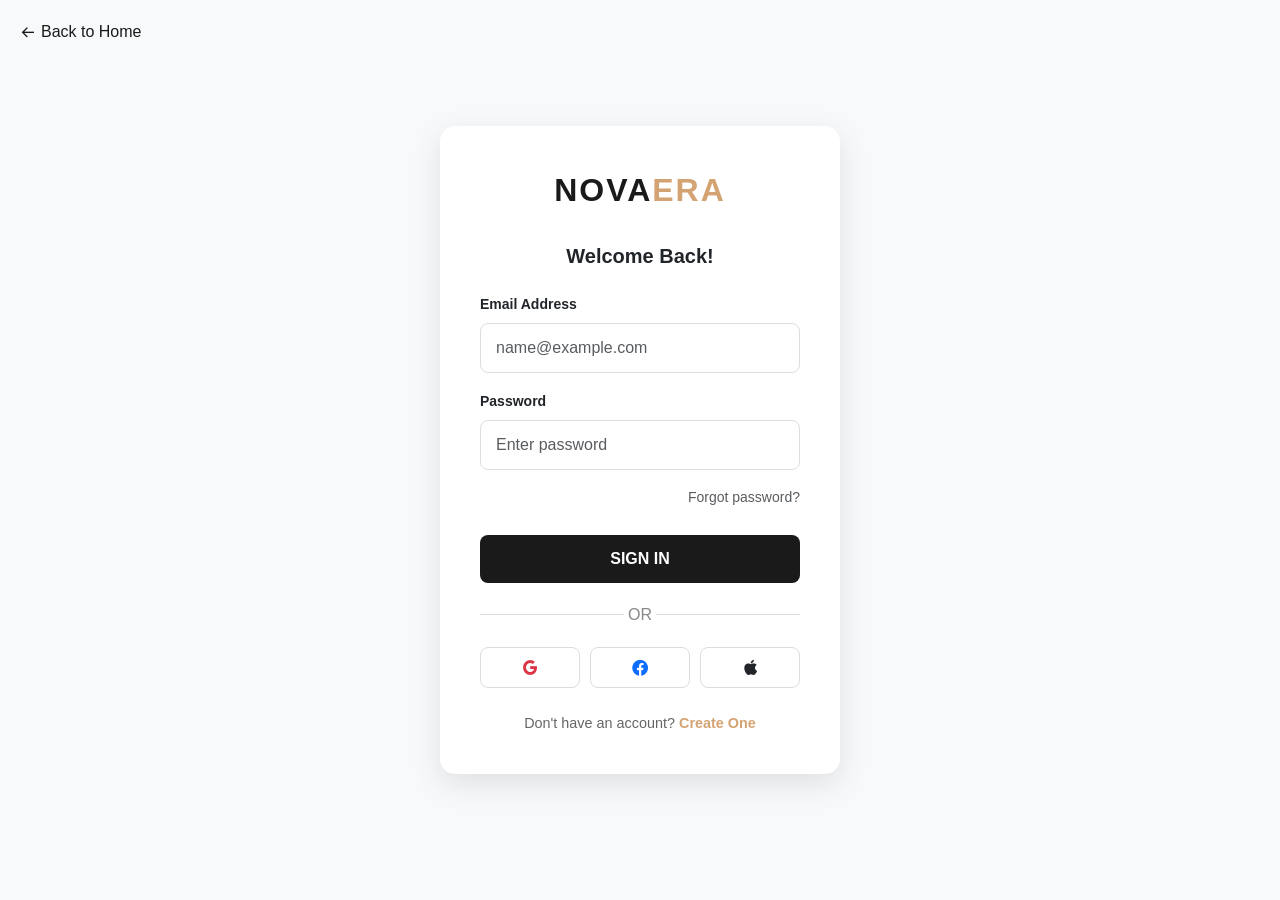
<file: signin.html>
<!DOCTYPE html>
<html lang="en">
<head>
    <meta charset="UTF-8">
    <meta name="viewport" content="width=device-width, initial-scale=1.0">
    <title>Sign In | NOVAERA</title>
    <link href="https://cdn.jsdelivr.net/npm/bootstrap@5.3.0/dist/css/bootstrap.min.css" rel="stylesheet">
    <link href="https://unpkg.com/boxicons@2.1.4/css/boxicons.min.css" rel="stylesheet">
    <style>
        :root {
            --primary-color: #d4a373; /* Gold/Tan theme */
            --dark-color: #1a1a1a;
        }

        body {
            background-color: #f8f9fa;
            font-family: 'Segoe UI', Tahoma, Geneva, Verdana, sans-serif;
            height: 100vh;
            display: flex;
            align-items: center;
            justify-content: center;
            margin: 0;
        }

        .login-container {
            background: #fff;
            padding: 40px;
            border-radius: 15px;
            box-shadow: 0 10px 30px rgba(0,0,0,0.1);
            width: 100%;
            max-width: 400px;
            transition: 0.3s;
        }

        .brand-logo {
            font-size: 2rem;
            font-weight: 800;
            text-align: center;
            margin-bottom: 30px;
            letter-spacing: 2px;
            color: var(--dark-color);
        }

        .brand-logo span {
            color: var(--primary-color);
        }

        .form-control {
            border-radius: 8px;
            padding: 12px 15px;
            border: 1px solid #ddd;
            margin-bottom: 15px;
        }

        .form-control:focus {
            border-color: var(--primary-color);
            box-shadow: 0 0 0 0.2rem rgba(212, 163, 115, 0.25);
        }

        .btn-signin {
            background-color: var(--dark-color);
            color: white;
            border: none;
            padding: 12px;
            border-radius: 8px;
            font-weight: 600;
            width: 100%;
            transition: 0.3s;
            margin-top: 10px;
        }

        .btn-signin:hover {
            background-color: #333;
            transform: translateY(-2px);
        }

        .divider {
            display: flex;
            align-items: center;
            text-align: center;
            margin: 20px 0;
            color: #888;
        }

        .divider::before, .divider::after {
            content: '';
            flex: 1;
            border-bottom: 1px solid #ddd;
        }

        .divider:not(:empty)::before { margin-right: .25em; }
        .divider:not(:empty)::after { margin-left: .25em; }

        .social-login {
            display: flex;
            gap: 10px;
            justify-content: center;
        }

        .social-btn {
            flex: 1;
            padding: 10px;
            border: 1px solid #ddd;
            border-radius: 8px;
            background: white;
            display: flex;
            align-items: center;
            justify-content: center;
            font-size: 1.2rem;
            transition: 0.3s;
            cursor: pointer;
        }

        .social-btn:hover {
            background-color: #f1f1f1;
        }

        .signup-link {
            text-align: center;
            margin-top: 25px;
            font-size: 0.9rem;
            color: #666;
        }

        .signup-link a {
            color: var(--primary-color);
            text-decoration: none;
            font-weight: 600;
        }

        .back-home {
            position: absolute;
            top: 20px;
            left: 20px;
            text-decoration: none;
            color: var(--dark-color);
            font-weight: 500;
            display: flex;
            align-items: center;
            gap: 5px;
        }
    </style>
</head>
<body>

    <a href="index.html" class="back-home"><i class='bx bx-arrow-back'></i> Back to Home</a>

    <div class="login-container">
        <div class="brand-logo">NOVA<span>ERA</span></div>
        
        <h5 class="text-center mb-4 fw-bold">Welcome Back!</h5>
        
        <form id="signInForm">
            <div class="mb-3">
                <label class="form-label small fw-bold">Email Address</label>
                <input type="email" class="form-control" placeholder="name@example.com" required>
            </div>
            
            <div class="mb-3">
                <label class="form-label small fw-bold">Password</label>
                <div class="position-relative">
                    <input type="password" class="form-control" id="passwordInput" placeholder="Enter password" required>
                </div>
                <div class="text-end">
                    <a href="#" class="text-muted small text-decoration-none">Forgot password?</a>
                </div>
            </div>

            <button type="submit" class="btn btn-signin">SIGN IN</button>
        </form>

        <div class="divider">OR</div>

        <div class="social-login">
            <div class="social-btn text-danger"><i class='bx bxl-google'></i></div>
            <div class="social-btn text-primary"><i class='bx bxl-facebook-circle'></i></div>
            <div class="social-btn text-dark"><i class='bx bxl-apple'></i></div>
        </div>

        <div class="signup-link">
            Don't have an account? <a href="#">Create One</a>
        </div>
    </div>

    <script>
        document.getElementById('signInForm').addEventListener('submit', function(e) {
            e.preventDefault();
            // Yahan login logic aayega
            alert("Logging in to NovaEra...");
            window.location.href = "index.html"; // Login ke baad shop par bhej dega
        });
    </script>
</body>
</html>
</file>
<file: style.css>
@import url('https://fonts.googleapis.com/css2?family=Playfair+Display:ital,wght@0,400;0,700;1,400&family=Poppins:wght@300;400;600&display=swap');

body {
    font-family: 'Poppins', sans-serif;
    color: #333;
}

h1, h2, h3, .navbar-brand {
    font-family: 'Playfair Display', serif;
}

.hero-section {
    background: linear-gradient(rgba(255,255,255,0.7), rgba(255,255,255,0.7)), 
                url('https://images.unsplash.com/photo-1483985988355-763728e1935b?w=1600') no-repeat center center/cover;
    height: 90vh;
}

/* Category Overlay Effect */
.category-card {
    transition: 0.5s;
    cursor: pointer;
}

.category-overlay {
    position: absolute;
    top: 0; left: 0; right: 0; bottom: 0;
    background: rgba(0,0,0,0.2);
    transition: 0.3s;
}

.category-card:hover .category-overlay {
    background: rgba(0,0,0,0.4);
}

.category-card img {
    transition: 0.8s;
}

.category-card:hover img {
    transform: scale(1.1);
}

/* Product Cards */
.product-card {
    border: none;
    transition: 0.3s;
}

.product-card:hover {
    transform: translateY(-5px);
    box-shadow: 0 15px 30px rgba(0,0,0,0.1) !important;
}

.img-holder img {
    height: 350px;
    object-fit: cover;
    width: 100%;
}

/* Buttons */
.btn-warning {
    background-color: #d4a373 !important;
    border-color: #d4a373 !important;
    color: white !important;
}

.nav-link:hover {
    color: #d4a373 !important;
}
</file>
